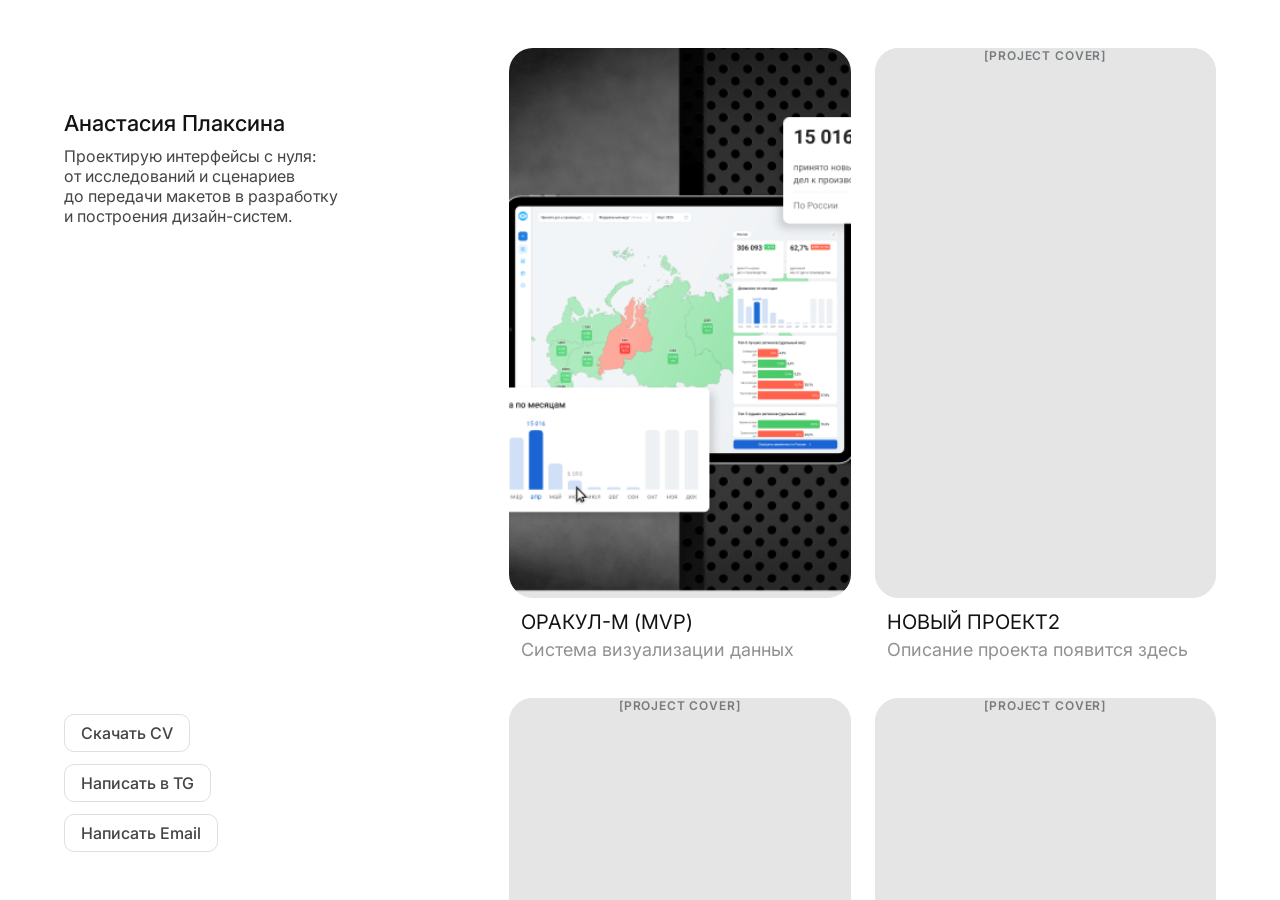
<file: index.html>
<!doctype html>
<html lang="ru">
<head>
  <meta charset="utf-8">
  <meta name="viewport" content="width=device-width, initial-scale=1">
  <meta name="color-scheme" content="light">
  <title>Анастасия Плаксина — продуктовый дизайнер</title>
  <meta name="description" content="Портфолио Анастасии Плаксиной: продуктовый дизайн, исследования и дизайн-системы.">
  <link rel="stylesheet" href="styles.css">
  <script src="script.js" defer></script>
  <link rel="preconnect" href="https://fonts.googleapis.com">
<link rel="preconnect" href="https://fonts.gstatic.com" crossorigin>
<link href="https://fonts.googleapis.com/css2?family=Inter:wght@400;500;600&display=swap" rel="stylesheet">
</head>
<body>
  <div class="page">
    <aside class="sidebar" aria-label="Информация об авторе">
  <div class="sidebar__header">
    <!-- Кнопка есть, но невидима — занимает то же место, что и на странице кейса -->
    <a class="pill pill--back pill--back--ghost"
       href="index.html" aria-hidden="true" tabindex="-1">← К кейсам</a>

    <div class="profile" id="about">
      <h1 class="profile__name">Анастасия Плаксина</h1>
      <p class="profile__description">
        Проектирую интерфейсы с нуля:<br>
        от исследований и сценариев<br>
        до передачи макетов в разработку<br>
        и построения дизайн-систем.
      </p>
    </div>
  </div>

  <nav class="navigation" aria-label="Контакты">
    <button class="pill" type="button" data-contact="cv">Скачать CV</button>
    <a class="pill" href="https://t.me/ap_plaksina" target="_blank" rel="noopener">Написать в TG</a>
    <a class="pill" href="mailto:ap.plaksina@mail.ru">Написать Email</a>
  </nav>
</aside>

    <main class="content" id="projects" aria-label="Проекты">
      <div class="projects-grid">
        <a class="project-card" href="case.html" aria-label="Открыть кейс ОРАКУЛ-М">
  <div class="project-card__cover">
    <img class="project-card__image" src="images/oracul/oracul_cover.png" alt="Обложка кейса ОРАКУЛ-М">
    <span class="project-card__arrow" aria-hidden="true">↗</span>
  </div>
  <div class="project-card__details">
    <div class="project-card__heading">
      <h2 class="project-card__title">ОРАКУЛ-М (MVP)</h2>
    </div>
    <p class="project-card__description">Система визуализации данных</p>
  </div>
</a>

        <article class="project-card project-card--upcoming" aria-label="Будущий проект 2">
          <div class="project-card__cover">
            <div class="placeholder project-card__image" role="img" aria-label="Место для обложки проекта">[PROJECT COVER]</div>
          </div>
          <div class="project-card__details">
            <div class="project-card__heading">
              <h2 class="project-card__title">Новый проект2</h2>
             </div>
            <p class="project-card__description">Описание проекта появится здесь</p>
             </div>
        </article>

        <article class="project-card project-card--upcoming" aria-label="Будущий проект 3">
          <div class="project-card__cover">
            <div class="placeholder project-card__image" role="img" aria-label="Место для обложки проекта">[PROJECT COVER]</div>
          </div>
          <div class="project-card__details">
            <div class="project-card__heading">
              <h2 class="project-card__title">Новый проект3</h2>
             </div>
            <p class="project-card__description">Описание проекта появится здесь</p>
          </div>
        </article>
        <article class="project-card project-card--upcoming" aria-label="Будущий проект 4">
          <div class="project-card__cover">
            <div class="placeholder project-card__image" role="img" aria-label="Место для обложки проекта">[PROJECT COVER]</div>
          </div>
          <div class="project-card__details">
            <div class="project-card__heading">
              <h2 class="project-card__title">Новый проект4</h2>
             </div>
            <p class="project-card__description">Описание проекта появится здесь</p>
             </div>
         </article>
      </div>
    </main>
  </div>

  <div class="notice" id="contact-notice" role="status" aria-live="polite" hidden></div>
</body>
</html>
</file>
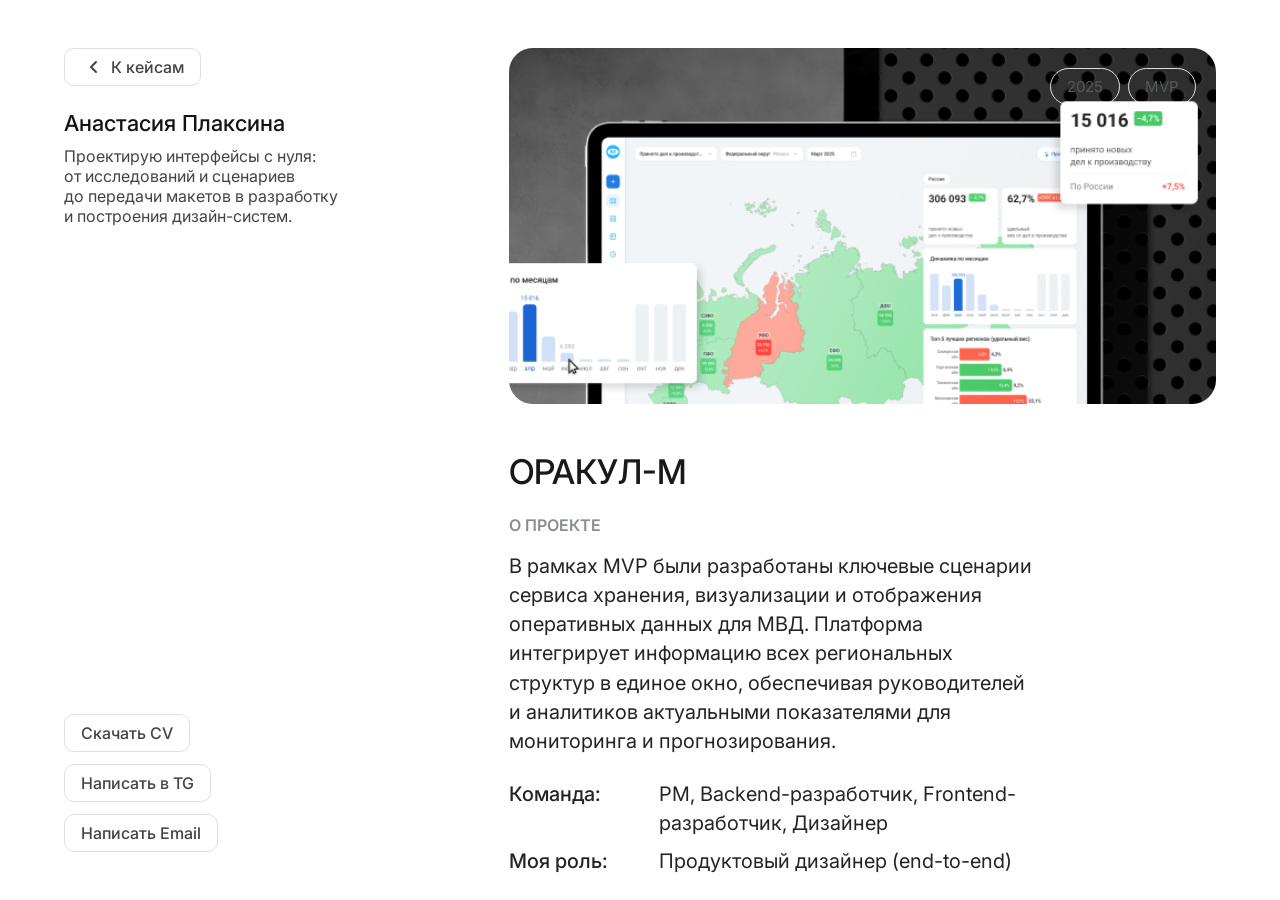
<file: case.html>
<!doctype html>
<html lang="ru">
<head>
  <meta charset="utf-8">
  <meta name="viewport" content="width=device-width, initial-scale=1">
  <meta name="color-scheme" content="light">
  <title>ОРАКУЛ-М — кейс Анастасии Плаксиной</title>
  <meta name="description" content="Кейс ОРАКУЛ-М: исследование, сценарии, проектирование и проверка MVP системы визуализации данных.">
  <link rel="stylesheet" href="styles.css">
  <link rel="preconnect" href="https://fonts.googleapis.com">
  <link rel="preconnect" href="https://fonts.gstatic.com" crossorigin>
  <link href="https://fonts.googleapis.com/css2?family=Inter:wght@400;500;600&display=swap" rel="stylesheet">
  <script src="script.js" defer></script>
</head>
<body>
  <div class="page">
    <aside class="sidebar" aria-label="Информация об авторе">
      <div class="sidebar__header">
        <a class="pill pill--back" href="index.html">
  <img class="pill__icon" src="icons/chevron-left.svg" alt="" aria-hidden="true">
  К кейсам
</a>

        <div class="profile" id="about">
          <h1 class="profile__name">Анастасия Плаксина</h1>
          <p class="profile__description">
            Проектирую интерфейсы с нуля:<br>
            от исследований и сценариев<br>
            до передачи макетов в разработку<br>
            и построения дизайн-систем.
          </p>
        </div>
      </div>

      <nav class="navigation" aria-label="Контакты">
        <button class="pill" type="button" data-contact="cv">Скачать CV</button>
        <a class="pill" href="https://t.me/ap_plaksina" target="_blank" rel="noopener">Написать в TG</a>
        <a class="pill" href="mailto:ap.plaksina@mail.ru">Написать Email</a>
      </nav>
    </aside>

    <main class="content case-content" id="case">
      <article class="case">
       <div class="case__hero" role="img" aria-label="Главная иллюстрация проекта ОРАКУЛ-М">
  <img class="case__hero-img" src="images/oracul/oracul_main.png" alt="Интерфейс системы ОРАКУЛ-М">
  <div class="case__hero-tags" aria-hidden="true">
    <span class="hero-tag">2025</span>
    <span class="hero-tag">MVP</span>
  </div>
</div>

        <header class="case__header">
          <h1 class="case__title">ОРАКУЛ-М</h1>
        </header>

        <section class="case-section" aria-labelledby="about-project">
          <h2 class="section-label" id="about-project">О проекте</h2>
          <p>
            В рамках MVP были разработаны ключевые сценарии сервиса хранения,
            визуализации и отображения оперативных данных для МВД.
            Платформа интегрирует информацию всех региональных структур в единое
            окно, обеспечивая руководителей и аналитиков актуальными показателями
            для мониторинга и прогнозирования.
          </p>
          <dl class="case-facts">
            <div>
              <dt>Команда:</dt>
              <dd>PM, Backend-разработчик, Frontend-разработчик, Дизайнер</dd>
            </div>
            <div>
              <dt>Моя роль:</dt>
              <dd>Продуктовый дизайнер (end-to-end)</dd>
            </div>
          </dl>
        </section>

        <section class="case-section" aria-labelledby="problem">
          <h2 class="section-label" id="problem">Проблема и задача</h2>
          <ul class="case-list">
            <li>
              Данные собирались в виде таблиц — около 50 показателей по каждому региону.
              Формально информация была полной, но, чтобы понять, кто растёт, а кто
              проседает, приходилось вручную сопоставлять данные и строить графики
              для отчётов.
            </li>
            <li>
              Нужен был инструмент, который соберёт их в единую визуальную среду.
              Так возникла задача спроектировать систему для мониторинга показателей,
              сравнительного анализа региональных подразделений и прогнозирования их эффективности.
            </li>
          </ul>
        </section>

        <section class="case-section" aria-labelledby="interviews">
          <h2 class="section-label" id="interviews">Интервью</h2>
          <p>
            Чтобы понять реальные потребности, я провела 4 интервью
            с представителями заказчика. Сопоставив их ответы с предоставленными
            данными — региональными таблицами и отчётами аналитиков, — выделила
            ключевые инсайты.
          </p>

         <div class="collapsible" data-collapsible>
  <div class="collapsible__content" data-collapsible-content>
    <div class="note-list">
            <div class="note">
              <h3>Инсайт 1. Загрузка и валидация документов</h3>
              <p>
                Исходные таблицы иногда содержат пропуски или ошибки. Заказчикам
                критически важно понимать, какие строки требуют внимания, и отсекать
                некорректные данные до формирования отчётов. При массовом обновлении
                нескольких таблиц время проверки возрастает.
              </p>
            </div>
            <div class="note">
              <h3>Инсайт 2. Тренд важнее абсолютного значения</h3>
              <p>
                Основная ценность — динамика показателя относительно аналогичного
                периода прошлого года, а также положение региона на фоне общей
                динамики по России.
              </p>
            </div>
            <div class="note">
              <h3>Инсайт 3. Рост показателя не всегда означает улучшение</h3>
              <p>
                Показатели различаются по желаемому направлению: для одних рост
                означает улучшение, для других — ухудшение.
              </p>
            </div>
            <div class="note">
              <h3>Инсайт 4. Иерархическое мышление</h3>
              <p>
                Заказчик оценивает ситуацию от общего к частному: сначала в стране
                в целом, затем в федеральном округе и только потом в конкретном регионе.
              </p>
            </div>
            <div class="note">
              <h3>Инсайт 5. Прогноз необходим для планирования</h3>
              <p>
                Заказчик хочет видеть не только текущие данные, но и прогнозные
                значения на конец года, чтобы заранее принимать решения.
              </p>
            </div>
           </div>
  </div>

  <button class="collapsible__toggle" type="button" data-collapsible-toggle>
    <span class="collapsible__toggle-text collapsible__toggle-text--closed">Смотреть все</span>
    <span class="collapsible__toggle-text collapsible__toggle-text--open">Свернуть все</span>
    <img class="collapsible__toggle-icon" src="icons/chevron-down.svg" alt="" aria-hidden="true">
  </button>
</div>
        </section>

        <section class="case-section" aria-labelledby="user-flow">
          <h2 class="section-label" id="user-flow">Анализ и создание User Flow</h2>
          <p>
            На основе инсайтов интервью сформулировала Job Story, которые стали
            основой для проектирования User Flow и первой версии продукта.
          </p>

         <div class="collapsible" data-collapsible>
  <div class="collapsible__content" data-collapsible-content>
    <div class="note-list">
            <div class="note note--story">
              <h3>Story 1</h3>
              <p>
                Когда я обновляю данные в системе, я хочу, чтобы ошибки выявлялись
                до попадания в базу, чтобы итоговые отчёты оставались достоверными.
              </p>
            </div>
            <div class="note note--story">
              <h3>Story 2</h3>
              <p>
                Когда мне необходимо одновременно обновить данные по всей стране,
                я хочу загрузить подготовленные файлы одним потоком, чтобы не
                повторять одни и те же действия для каждого региона.
              </p>
            </div>
            <div class="note note--story">
              <h3>Story 3</h3>
              <p>
                Когда мне нужно оценить распределение показателей по округам
                и регионам, я хочу видеть все территории одновременно, чтобы быстро
                определять положительные и отрицательные тренды.
              </p>
            </div>
            <div class="note note--story">
              <h3>Story 4</h3>
              <p>
                Когда мне нужно понять ситуацию в конкретном регионе, я хочу
                сравнить динамику показателя с прошлым годом и динамикой по России.
              </p>
            </div>
            <div class="note note--story">
              <h3>Story 5</h3>
              <p>
                Когда мне нужно проверить конкретные показатели, я хочу видеть
                данные в привычной табличной форме и сужать выборку по показателю,
                региону и периоду.
              </p>
            </div>
          </div>
  </div>

  <button class="collapsible__toggle" type="button" data-collapsible-toggle>
    <span class="collapsible__toggle-text collapsible__toggle-text--closed">Смотреть все</span>
    <span class="collapsible__toggle-text collapsible__toggle-text--open">Свернуть все</span>
    <img class="collapsible__toggle-icon" src="icons/chevron-down.svg" alt="" aria-hidden="true">
  </button>
</div>

          <div class="placeholder case__flow" role="img" aria-label="Место для схемы пользовательского сценария">
            <span>[USER FLOW]</span>
          </div>
        </section>

        <section class="case-section" aria-labelledby="testing">
          <h2 class="section-label" id="testing">Первая итерация и юзабилити-тестирование</h2>
          <p>
            Чтобы проверить логику пользовательского пути и корректность решений,
            было проведено юзабилити-тестирование на кликабельном прототипе.
            Фокус первой итерации — основные сценарии работы с картой.
          </p>

          <div class="collapsible" data-collapsible>
  <div class="collapsible__content" data-collapsible-content>
    <div class="testing-panel">

            <!-- Гипотеза 1 -->
            <article class="hypothesis">
              <header class="hypothesis__header">
                <h3 class="hypothesis__title">Гипотеза 1</h3>
                <span class="hypothesis__badge">Подтверждена частично</span>
              </header>
              <div class="hypothesis__body">
                <div class="hypothesis__block">
                  <p>
                    Если кнопка загрузки данных расположена в сайдбаре и имеет подсказку «Загрузить данные», то будущие пользователи при первом прохождении сценария самостоятельно найдут её и будут воспринимать как основной способ загрузки файлов
                  </p>
                  <p>Гипотеза подтверждается, если не менее 4 из 5 участников:
                  </p>
                  <ul class="hypothesis__list">
    <li>без подсказки модератора находят кнопку;</li>
    <li>кликают по «Загрузить данные» первым целевым кликом;</li>
    <li>не пытаются искать загрузку в других местах дольше 10с.</li>
  </ul>
                </div>
                <div class="insight">
                  <h4 class="insight__title">Инсайт</h4>
                  <p>Всё‑таки определённые задержки при поиске кнопки на прототипе были и было принято решение перенести кнопку в верхнюю часть сайдбара, в результате удалось улучшить time to first click</p>
                </div>
              </div>
            </article>

            <!-- Гипотеза 2 -->
            <article class="hypothesis">
              <header class="hypothesis__header">
                <h3 class="hypothesis__title">Гипотеза 2</h3>
                <span class="hypothesis__badge">Подтверждена</span>
              </header>
              <div class="hypothesis__body">
                <div class="hypothesis__block">
                  <p>
                    Если после загрузки система показывает список файлов со статусами валидации, цветовой индикацией и краткой причиной ошибки, то пользователи смогут безошибочно определить, какие файлы прошли валидацию, какие содержат ошибки и что делать дальше
                  </p>
                   <p>Гипотеза подтверждается, если не менее 4 из 5 участников:</p>
                  <ul class="hypothesis__list">
    <li>правильно классифицируют успешные и ошибочные файлы;</li>
    <li>корректно называют причину ошибки;</li>
    <li>корректно называют следующий шаг;</li>
    <li>не путают статусы между собой.</li>
  </ul>
                </div>
                </article>

            <!-- Гипотеза 3 -->
            <article class="hypothesis">
              <header class="hypothesis__header">
                <h3 class="hypothesis__title">Гипотеза 3</h3>
                <span class="hypothesis__badge">Подтверждена</span>
              </header>
              <div class="hypothesis__body">
                <div class="hypothesis__block">
                  <p>
                   Если на карте регионы окрашиваются в соответствии с динамикой показателя (улучшение показателя — зелёный, ухудшение — красный) и сопровождается легендой, то пользователи после краткого знакомства смогут без подсказок модератора правильно определить, на каких территориях показатели улучшились, а на каких — ухудшились.
                  </p>
                   <p>Гипотеза подтверждается, если не менее 4 из 5 участников:
</p>
                 <ul class="hypothesis__list">
    <li>правильно классифицируют территории как «улучшение» или «ухудшение»;</li>
    <li>верно объясняют, что означают зелёный и красный цвета;</li>
    <li>не нуждаются в подсказке модератора.</li>
  </ul>
            </div>
            </article>

            <!-- Гипотеза 4 -->
            <article class="hypothesis">
              <header class="hypothesis__header">
                <h3 class="hypothesis__title">Гипотеза 4</h3>
                <span class="hypothesis__badge">Подтверждена</span>
              </header>
              <div class="hypothesis__body">
                <div class="hypothesis__block">
                  <p>
                    Если в карточке показателя одновременно отобразить абсолютное значение, отклонение к АППГ и отклонение к АППГ по России в целом, то пользователи смогут правильно квалифицировать локальную динамику (рост/падение) в регионе и корректно оценить аномальность этого тренда на фоне общероссийской ситуации, не переключаясь на другие экраны
                  </p>
                  <p>Гипотеза подтверждается, если не менее 4 из 5 участников:
</p>
                  <ul class="hypothesis__list">
    <li>ни один участник не путает рост и падение;</li>
    <li>участники правильно соотносят локальную динамику с общероссийской;</li>
    <li>не нуждаются в подсказке модератора.</li>
  </ul>
                </div>
                <div class="insight">
                  <h4 class="insight__title">Инсайт</h4>
                  <p>В исходном прототипе мы использовали иконки стрелок (↑ / ↓) рядом с цифрами динамики. Они создали сильный когнитивный конфликт:
Во-первых, пользователи ассоциировали стрелку «вверх» с «хорошо», а «вниз» — с «плохо», хотя в нашем интерфейсе за качественную оценку отвечал цвет, а стрелка означала лишь физическое направление движения числа.
Во-вторых, наличие одновременно двух стрелок (по региону и по России) заставляло пользователей тратить лишнее время на попытки синхронизировать эти два символа, что нарушало сценарий «мгновенной аналитики».</p>
                </div>
              </div>
            </article>

            
            <!-- Гипотеза 5 -->
            <article class="hypothesis">
              <header class="hypothesis__header">
                <h3 class="hypothesis__title">Гипотеза 5</h3>
              </header>
              <div class="hypothesis__body">
                <div class="hypothesis__block">
                  <p>
                    Если в интерфейсе карты одновременно и явно доступны два способа навигации:

поиск/выбор региона из выпадающего списка,

кликабельная иерархическая цепочка «Россия → ФО → Регион»,

то при выполнении типовых задач:

найти конкретный регион по названию,

перейти к региону в рамках анализа федерального округа,

пользователи смогут находить нужный регион с первой попытки, выбирая способ, соответствующий задаче, без подсказок модератора и без перехода на другие экраны.
                  </p>
                   <p>Гипотеза подтверждается, если не менее 4 из 5 участников:</p>
                  <ul class="hypothesis__list">
    <li>находят правильный регион в 5 из 5 предложенных задач;</li>
    <li>в задачах «найти по названию» используют поиск/выпадающий список, а в задачах «анализ» — цепочку перехода по иерархии;</li>
    <li>никто не нуждается в подсказке модератора.</li>
  </ul> 
                </div>
                <div class="insight">
                  <h4 class="insight__title">Инсайт</h4>
                  <p>Выявленный дефект: В нескольких случаях пользователи искали кнопку “Сбросить”, чтобы вернуться к карте России. Также возникала путаница при переходе задачи от одного ФО к другому.</p>
                                 </div>
              </div>
            </article>

                      <!-- Гипотеза 6 -->
            <article class="hypothesis">
              <header class="hypothesis__header">
                <h3 class="hypothesis__title">Гипотеза 6</h3>
              </header>
              <div class="hypothesis__body">
                <div class="hypothesis__block">
                  <p>
                    Если при переключении в режим прогноза интерфейс явно меняется: цветовая схема, маркер «Прогноз» на карточках и легенда с пояснением, — то пользователи смогут без подсказок модератора правильно определить, что сейчас отображаются прогнозные, а не фактические данные.
                  </p>
                  <p>Гипотеза подтверждается, если не менее 4 из 5 участников:</p>
                  <ul class="hypothesis__list">
    <li>без подсказки модератора правильно называют текущий режим («Прогноз»).</li>
  </ul>
                 
              </div>
            </article>

          </div>
  </div>

  <button class="collapsible__toggle" type="button" data-collapsible-toggle>
    <span class="collapsible__toggle-text collapsible__toggle-text--closed">Смотреть все</span>
    <span class="collapsible__toggle-text collapsible__toggle-text--open">Свернуть все</span>
    <img class="collapsible__toggle-icon" src="icons/chevron-down.svg" alt="" aria-hidden="true">
  </button>
</div>
        </section>

        <section class="case-section" aria-labelledby="mockups">
          <h2 class="section-label" id="mockups">Макеты</h2>

          <div class="gallery" data-gallery>
            <div class="gallery__stage placeholder" role="img" aria-label="Место для макета интерфейса">
              <span class="gallery__image-label" data-gallery-label>[MOCKUP 1]</span>
              <button class="icon-button gallery__expand" type="button" data-gallery-open aria-label="Открыть макет на весь экран">⛶</button>
              <button class="icon-button gallery__previous" type="button" data-gallery-previous aria-label="Предыдущий макет">‹</button>
              <button class="icon-button gallery__next" type="button" data-gallery-next aria-label="Следующий макет">›</button>
              <div class="gallery__dots" data-gallery-dots aria-label="Выбор макета"></div>
            </div>
            <p class="gallery__caption" data-gallery-caption>Главный экран проекта</p>
          </div>
        </section>

        <section class="case-section case-section--last" aria-labelledby="result">
          <h2 class="section-label" id="result">Результат</h2>
          <p>
            В рамках MVP были разработаны ключевые сценарии сервиса хранения,
            визуализации и отображения оперативных данных. Платформа объединяет
            информацию региональных структур в одном интерфейсе для мониторинга
            и прогнозирования.
          </p>
          <dl class="result-facts">
            <div>
              <dt>Статус:</dt>
              <dd>
                На стадии внедрения. Количественные метрики ещё не накоплены.
                Получена положительная обратная связь от заказчика об уменьшении
                времени на оценку и составление отчётов.
              </dd>
            </div>
            <div>
              <dt>Что дальше:</dt>
              <dd>
                <ul class="case-list">
                  <li>Сбор метрик для выявления узких мест интерфейса.</li>
                  <li>Внедрение ролей с разными уровнями доступа.</li>
                  <li>Персонализация дашборда и сохранение пользовательских экранов.</li>
                </ul>
              </dd>
            </div>
          </dl>
        </section>
      </article>
    </main>
  </div>

  <dialog class="lightbox" data-lightbox aria-label="Просмотр макета">
    <div class="lightbox__inner">
      <button class="icon-button lightbox__close" type="button" data-lightbox-close aria-label="Закрыть просмотр">×</button>
      <div class="placeholder lightbox__image" role="img" aria-label="Место для увеличенного макета">
        <span data-lightbox-label>[MOCKUP 1]</span>
      </div>
      <p class="lightbox__caption" data-lightbox-caption>Главный экран проекта</p>
    </div>
  </dialog>

  <div class="notice" id="contact-notice" role="status" aria-live="polite" hidden></div>
</body>
</html>
</file>
<file: styles.css>
/* ============================================================
   СОДЕРЖАНИЕ
   ------------------------------------------------------------
   1. Переменные (:root)
   2. Сброс и базовая типографика
   3. Общая сетка страницы (.page)
   4. Левая колонка (.sidebar)
   5. Профиль (имя + описание)
   6. Кнопки (.pill)
   7. Правая колонка контента (.content)
   8. Сетка карточек кейсов (.projects-grid, .project-card)
   9. Страница кейса (.case)
  10. Адаптив и предпочтения пользователя
   ============================================================ */


/* ============================================================
   1. ПЕРЕМЕННЫЕ
   ============================================================ */
:root {
  /* ===== ЦВЕТА ===== */
  --color-background: #ffffff;
  --color-text: #242424;
  --color-secondary: #62676b;
  --color-muted: #898d90;
  --color-border: #dddddd;
  --color-surface: #f3f4f5;
  --color-placeholder: #e5e5e5;
  --color-placeholder-text: #777b7e;
  --color-primary: #191919;
  --color-primary-hover: #393939;
  --color-accent: #405e9b;
  --color-focus: #4669c9;
  --color-dark-panel: #292929;
  --color-dark-card: #3a3a3a;
  --color-dark-text: #eeeeee;
  --color-success: #d8fff0;
  --color-success-text: #175b47;

  /* Цвета для блоков гипотез и инсайтов */
  --color-badge-text: #18A44B;
  --color-badge-bg: rgba(24, 164, 75, 0.05);
  --color-hypothesis-block-bg: rgba(0, 0, 0, 0.05);
  --color-insight-title: #D21F18;
  --color-insight-bg: rgba(221, 43, 36, 0.05);

  /* Цвета для кнопок */
  --color-pill-border: #DFE0DC;
  --color-pill-text: #444444;
  --color-pill-fill: #DFE0DC;

  /* ===== ШРИФТЫ ===== */
  --font-main: Arial, Helvetica, sans-serif;
  --font-ui: 'Inter', Arial, Helvetica, sans-serif;
  --font-size-body: 20px;
  --font-size-small: 15px;

  /* ===== СЕТКА И ОТСТУПЫ ===== */
  --space-page-top: 48px;
  --space-page-x: 64px;
  --space-sidebar: 421px;
  --space-columns: 24px;
  --space-card-gap: 24px;

  --radius-small: 10px;
  --radius-medium: 14px;
  --radius-large: 20px;
  --radius-pill: 10px;

  --transition-fast: 220ms cubic-bezier(0.2, 0.7, 0.2, 1);
  --transition-medium: 280ms cubic-bezier(0.2, 0.7, 0.2, 1);
}


/* ============================================================
   2. СБРОС И БАЗОВАЯ ТИПОГРАФИКА
   ============================================================ */
* {
  box-sizing: border-box;
}

html {
  height: 100%;
}

body {
  min-width: 1120px;
  height: 100%;
  margin: 0;
  overflow: hidden;
  background: var(--color-background);
  color: var(--color-text);
font-family: var(--font-ui);
  -webkit-font-smoothing: antialiased;
  text-wrap: pretty;
}

button,
a {
  -webkit-tap-highlight-color: transparent;
}

button {
  font: inherit;
}

a {
  color: inherit;
}

:focus-visible {
  outline: 3px solid var(--color-focus);
  outline-offset: 4px;
}


/* ============================================================
   3. ОБЩАЯ СЕТКА СТРАНИЦЫ
   ============================================================ */
.page {
  display: grid;
  grid-template-columns: var(--space-sidebar) minmax(0, 1fr);
  gap: var(--space-columns);
  width: 100%;
  height: 100vh;
  height: 100dvh;
  padding: 0 var(--space-page-x) 0;
}


/* ============================================================
   4. ЛЕВАЯ КОЛОНКА
   ============================================================ */
.sidebar {
  display: flex;
  flex-direction: column;
  justify-content: space-between;
  min-width: 0;
  min-height: 0;
  padding-top: var(--space-page-top);    
  padding-bottom: 48px;
}


/* ============================================================
   5. ПРОФИЛЬ (ИМЯ + ОПИСАНИЕ)
   ============================================================ */

/* Стек по вертикали: кнопка сверху, профиль снизу, зазор 24px. */
.sidebar__header {
  display: flex;
  flex-direction: column;
  align-items: flex-start;
  gap: 24px;
}

.pill--back {
  /* пусто — оставляем для явности */
  gap: 6px;
  height: 38px;
  padding: 6px 16px 6px 12px;

}
/* Иконка внутри кнопки «К кейсам» — 24×24, не сжимается. */
.pill--back .pill__icon {
  display: block;
  width: 24px;
  height: 24px;
  flex: none;
}

/* Призрачная кнопка для главной страницы. */
.pill--back--ghost {
  visibility: hidden;
  pointer-events: none;
}

.profile {
  scroll-margin-top: 24px;
}

.placeholder {
  display: flex;
  align-items: center;
  justify-content: center;
  overflow: hidden;
  background: var(--color-placeholder);
  color: var(--color-placeholder-text);
  font-size: 12px;
  font-weight: 600;
  letter-spacing: 0.07em;
  text-align: center;
}

.profile__photo {
  width: 56px;
  height: 56px;
  border-radius: var(--radius-small);
}

.profile__photo span {
  font-size: 9px;
  letter-spacing: 0;
}

/* Имя — Inter Medium 22 / auto, цвет #141213 */
.profile__name {
  margin: 0 0 10px;
  font-family: var(--font-ui);
  font-size: 22px;
  font-weight: 500;
  line-height: normal;
  color: #141213;
}

/* Описание — Inter Regular 16 / 20, цвет #444444 */
.profile__description {
  margin: 0;
  color: #444444;
  font-family: var(--font-ui);
  font-size: 16px;
  font-weight: 400;
  line-height: 20px;
}


/* ============================================================
   6. КНОПКИ (.pill)
   ============================================================ */
.navigation {
  display: flex;
  flex-direction: column;
  align-items: flex-start;
  gap: 12px;
}

.pill {
  position: relative;
  display: inline-flex;
  align-items: center;
  justify-content: center;
  padding: 8px 16px;
  border: 1px solid var(--color-pill-border);
  border-radius: var(--radius-pill);
  background: linear-gradient(var(--color-pill-fill), var(--color-pill-fill)) no-repeat 0 0;
  background-size: 0% 100%;
  color: var(--color-pill-text);
  font-family: var(--font-ui);
  font-size: 16px;
  font-weight: 500;
  line-height: 20px;
  text-decoration: none;
  white-space: nowrap;
  cursor: pointer;
  transition:
    background-size 0.45s cubic-bezier(0.65, 0, 0.35, 1),
    border-radius 0.3s ease,
    color 0.3s ease,
    border-color 0.3s ease;
}

.pill:hover {
  background-size: 100% 100%;
  border-radius: 0;
  color: #141213;
  border-color: var(--color-pill-fill);
}

.pill:active {
  /* при нажатии ничего дополнительно не делаем */
}


/* ============================================================
   7. ПРАВАЯ КОЛОНКА КОНТЕНТА
   ============================================================ */
.content {
  min-width: 0;
  min-height: 0;
  overflow-x: hidden;
  overflow-y: auto;
  overscroll-behavior-y: contain;
  scrollbar-width: none;
}

.content::-webkit-scrollbar {
  width: 0;
  height: 0;
  display: none;
}


/* ============================================================
   8. СЕТКА КАРТОЧЕК КЕЙСОВ
   ============================================================ */
.projects-grid {
  display: grid;
  grid-template-columns: repeat(2, minmax(0, 1fr));
  gap: var(--space-card-gap);
  padding-top: var(--space-page-top);   /* ← добавили */
  padding-bottom: 24px;
}

.project-card {
  display: block;
  min-width: 0;
  border-radius: var(--radius-large);
  color: inherit;
  text-decoration: none;
}

a.project-card {
  cursor: pointer;
}

.project-card__cover {
  position: relative;
  overflow: hidden;
  height: min(550px, calc((100vh - 72px) / 1.125 - 76px));
  border-radius: 24px;
  background: var(--color-placeholder);
  transition: border-radius var(--transition-medium);
}

a.project-card:hover .project-card__cover {
  border-radius: 0;
}

.project-card__image {
  width: 100%;
  height: 100%;
  display: block;
  object-fit: cover;              /* картинка обрезается по размеру обложки */
  object-position: center;
  transition: transform var(--transition-medium);
}

a.project-card:hover .project-card__image {
  transform: scale(1.045);
}

.project-card__details {
  display: flex;
  flex-direction: column;
  gap: 4px;
  padding: 12px;
}

.project-card__heading {
  display: block;
}

/* Название кейса */
.project-card__title {
  margin: 0;
  font-family: var(--font-ui);
  font-size: 20px;
  font-weight: 400;
  line-height: 24px;
  text-transform: uppercase;
  color: #141213;
  transition: color var(--transition-fast);
}

/* Описание кейса */
.project-card__description {
  margin: 0;
  color: #919191;
  font-family: var(--font-ui);
  font-size: 18px;
  font-weight: 400;
  line-height: 24px;
}


/* ============================================================
   9. СТРАНИЦА КЕЙСА
   ============================================================ */
.case {
  --text-width: 75%;
  padding-top: var(--space-page-top);    
  padding-bottom: 80px;
}

/* Текстовые блоки — 75% ширины */
.case__title,
.case-section > p,
.case-section > .case-list,
.case-section > .case-facts,
.case-section > .result-facts,
.case-section > .collapsible,
.case-section > .note-list,
.case-section > .testing-panel,
.case-section > .section-label,
.lightbox__caption {
  max-width: var(--text-width);
}

/* Превью-блоки — на всю ширину */
.case__hero,
.case__flow,
.gallery,
.gallery__caption,
 {
  max-width: 100%;
}

/* ===== Верхняя обложка ===== */
.case__hero {
  position: relative;
  width: 100%;
  height: 356px;
  border-radius: 24px;             /* было var(--radius-large) = 20px */
  background: #dedede;             /* заглушка, пока грузится картинка */
  overflow: hidden;                /* обрезаем картинку по скруглению */
}

/* Главная картинка кейса */
.case__hero-img {
  display: block;
  width: 100%;
  height: 100%;
  object-fit: cover;
  object-position: center;
}

.case__hero-tags {
  position: absolute;
  top: 20px;
  right: 20px;
  display: flex;
  gap: 8px;
}

.hero-tag {
  padding: 8px 16px;
  border: 1px solid rgb(255 255 255 / 85%);
  border-radius: 999px;
  color: #565a5d;
  font-size: 15px;
  font-weight: 400;
  letter-spacing: 0;
}

/* ===== Шапка с названием кейса ===== */
.case__header {
  margin: 48px 0 24px;
}

.case__title {
  margin: 0;
  color: var(--color-primary);
  font-size: 34px;
  font-weight: 500;
  line-height: 1.15;
}

/* ===== Секции кейса ===== */
.case-section {
  margin-top: 48px;
  font-size: var(--font-size-body);
  line-height: 1.46;
}

.case__header + .case-section {
  margin-top: 0;
}

.case-section--last {
  margin-bottom: 0;
}

.case-section p {
  margin: 0 0 20px;
}

.section-label {
  margin: 0 0 16px;
  color: var(--color-muted);
  font-size: 16px;
  font-weight: 600;
  line-height: 1.3;
  text-transform: uppercase;
}

/* ===== Факты ===== */
.case-facts,
.result-facts {
  margin: 24px 0 0;
}

.case-facts > div,
.result-facts > div {
  display: grid;
  grid-template-columns: 138px minmax(0, 1fr);
  gap: 12px;
  margin-top: 8px;
}

.case-facts dt,
.result-facts dt {
  font-weight: 500;
}

.case-facts dd,
.result-facts dd {
  margin: 0;
}

/* ===== Списки ===== */
.case-list {
  margin: 0;
  padding-left: 32px;
}

.case-list li {
  padding-left: 0;
  margin-bottom: 12px;
}

.case-list li:last-child {
  margin-bottom: 0;
}

/* ============================================================
   ИНСАЙТЫ И СТОРИС (карточки .note)
   ============================================================ */
.note-list {
  display: grid;
  gap: 16px;
}

.note {
  padding: 20px;
  border-radius: var(--radius-medium);
  background: var(--color-surface);
}

/* Заголовки ИНСАЙТ N и Story N — Inter SemiBold 16/1.3, uppercase */
.note h3 {
  margin: 0 0 12px;
  color: #95999d;
  font-family: var(--font-ui);
  font-size: 16px;
  font-weight: 500;
  letter-spacing: 0.02em;
  line-height: normal;
  text-transform: uppercase;
}

.note p {
  margin: 0;
  font-family: var(--font-ui);
  font-size: 20px;
  font-weight: 400;
  line-height: 1.46;
}

.note--story p {
  color: #30374e;
}

/* ===== Блок User Flow ===== */
.case__flow {
  width: 100%;
  height: 530px;
  margin-top: 48px;
  border: 1px solid #dedede;
  border-radius: var(--radius-medium);
  background: #f0f0f0;
}

/* ============================================================
   БЛОК ГИПОТЕЗ
   Внешний контейнер — просто вертикальный стек.
   ============================================================ */
.testing-panel {
  display: flex;
  flex-direction: column;
  gap: 16px;
}

/* ============================================================
   КАРТОЧКА ГИПОТЕЗЫ
   Шапка (ГИПОТЕЗА N + бейдж) + тело (блок гипотезы + блок инсайта).
   ============================================================ */
.hypothesis {
  display: flex;
  flex-direction: column;
  gap: 16px;
  padding: 24px;
  border-radius: var(--radius-medium);
  background: rgba(0, 0, 0, 0.05);
  color: #242424;
}

/* Шапка: заголовок слева, бейдж справа */
.hypothesis__header {
  display: flex;
  align-items: center;
  justify-content: space-between;
  gap: 12px;
}

/* ГИПОТЕЗА N — как заголовки .note h3 (Инсайт, Story) */
.hypothesis__title {
  margin: 0;
  color: #95999d;
  font-family: var(--font-ui);
  font-size: 16px;
  font-weight: 600;
  letter-spacing: 0.02em;
  line-height: normal;
  text-transform: uppercase;
}

/* Бейдж со статусом */
.hypothesis__badge {
  display: inline-block;
  width: fit-content;
  padding: 4px 12px;
  border-radius: 12px;
  background: var(--color-badge-bg);
  color: var(--color-badge-text);
  font-size: 12px;
  font-weight: 600;
  text-transform: uppercase;
  white-space: nowrap;
}

/* Тело: блок гипотезы + блок инсайта, gap 16 */
.hypothesis__body {
  display: flex;
  flex-direction: column;
  gap: 16px;
}

/* Блок гипотезы: padding 20, gap 12, фон #000 5% */
.hypothesis__block {
  display: flex;
  flex-direction: column;
  gap: 12px;
  padding: 20px;
  border-radius: var(--radius-medium);
  background: var(--color-hypothesis-block-bg);
  color: #242424;
  font-family: var(--font-ui);
  font-size: 20px;
  font-weight: 400;
  line-height: 1.46;
}

.hypothesis__block p {
  margin: 0;
}
/* ============================================================
   СПИСКИ ВНУТРИ ГИПОТЕЗ
   Пункты с тире вместо стандартных буллитов.
   ============================================================ */
.hypothesis__list {
  margin: 0;
  padding-left: 0;
  list-style: none;
}

.hypothesis__list li {
  position: relative;
  padding-left: 24px;    /* место под тире */
  margin-bottom: 8px;
  font-family: var(--font-ui);
  font-size: 20px;
  font-weight: 400;
  line-height: 1.46;
  color: #242424;
}

.hypothesis__list li:last-child {
  margin-bottom: 0;
}

/* Тире перед каждым пунктом */
.hypothesis__list li::before {
  content: "—";
  position: absolute;
  left: 0;
  color: #242424;
}

/* Блок инсайта: заголовок ИНСАЙТ + текст, фон #DD2B24 5% */
.insight {
  display: flex;
  flex-direction: column;
  gap: 12px;
  padding: 20px;
  border-radius: var(--radius-medium);
  background: var(--color-insight-bg);
}

.insight__title {
  margin: 0;
  color: var(--color-insight-title);
  font-family: var(--font-ui);
  font-size: 16px;
  font-weight: 600;
  letter-spacing: 0.02em;
  line-height: normal;
  text-transform: uppercase;
}

.insight p {
  margin: 0;
  color: #242424;
  font-family: var(--font-ui);
  font-size: 20px;
  font-weight: 400;
  line-height: 1.46;
}
/* ============================================================
   СВОРАЧИВАЕМЫЕ БЛОКИ (Инсайты, Story, Гипотезы)
   По умолчанию показываем первые 470px контента,
   внизу — кнопка «Смотреть все» с градиентной подложкой.
   При развороте показываем всё, кнопка остаётся под контентом
   и меняет текст на «Свернуть все», иконка крутится.
   ============================================================ */

/* Обёртка — ширина текстового блока */
.collapsible {
  position: relative;
  max-width: var(--text-width);
}

/* Область контента: в свёрнутом виде ограничена 300px */
.collapsible__content {
  max-height: 300px;
  overflow: hidden;
  transition: max-height 0.4s ease-out;
}

/* В развёрнутом виде — показываем всё (значение с запасом) */
.collapsible.is-open .collapsible__content {
  max-height: 8000px;
}

/* ===== Кнопка «Смотреть все» / «Свернуть все» ===== */
.collapsible__toggle {
  position: relative;
  z-index: 1;
  display: flex;
  align-items: center;
  justify-content: center;
  gap: 8px;
  width: 100%;
  /* верхний padding 20px, остальные — 0 */
  padding: 20px 0 0;
  margin: -20px 0 0;    /* накладываемся на последние 20px контента */
  border: 0;
  background: linear-gradient(
    to bottom,
    rgba(255, 255, 255, 0) 0%,
    #ffffff 38%
  );
  color: #616161;
  font-family: var(--font-ui);
  font-size: 16px;
  font-weight: 500;
  line-height: 24px;
  cursor: pointer;
  transition: color 0.2s ease;
}

/* Ховер — цвет меняется на чёрный */
.collapsible__toggle:hover {
  color: #000000;
}

/* Иконка-шеврон */
.collapsible__toggle-icon {
  display: block;
  width: 16px;
  height: 16px;
  transition: transform 0.3s ease;
}

/* В развёрнутом состоянии иконка переворачивается */
.collapsible.is-open .collapsible__toggle-icon {
  transform: rotate(180deg);
}

/* Показываем нужный текст в зависимости от состояния */
.collapsible__toggle-text--open {
  display: none;
}
.collapsible.is-open .collapsible__toggle-text--closed {
  display: none;
}
.collapsible.is-open .collapsible__toggle-text--open {
  display: inline;
}

/* В развёрнутом виде кнопка встаёт в поток под контент —
   без наложения и без градиента */
.collapsible.is-open .collapsible__toggle {
  margin-top: 0;        
  background: transparent;
}

/* ============================================================
   ГАЛЕРЕЯ МАКЕТОВ
   ============================================================ */
.gallery__stage {
  position: relative;
  width: 100%;
  height: 445px;
  border-radius: var(--radius-medium);
  background: #dedede;
}

.gallery__image-label {
  pointer-events: none;
}

.icon-button {
  display: grid;
  width: 38px;
  height: 38px;
  place-items: center;
  padding: 0;
  border: 1px solid transparent;
  border-radius: 50%;
  background: rgb(255 255 255 / 70%);
  color: var(--color-accent);
  cursor: pointer;
  font-size: 27px;
  line-height: 1;
  transition:
    background-color var(--transition-fast),
    box-shadow var(--transition-fast),
    color var(--transition-fast),
    opacity var(--transition-fast),
    transform var(--transition-fast);
}

.icon-button:hover {
  background: #ffffff;
  box-shadow: 0 5px 14px rgb(0 0 0 / 15%);
  color: var(--color-primary);
  transform: scale(1.1);
}

.icon-button:active {
  transform: scale(0.95);
}

.gallery__expand,
.gallery__previous,
.gallery__next {
  position: absolute;
  z-index: 1;
}

.gallery__expand {
  top: 16px;
  right: 16px;
  font-size: 23px;
}

.gallery__previous {
  top: 50%;
  left: 16px;
  transform: translateY(-50%);
}

.gallery__next {
  top: 50%;
  right: 16px;
  transform: translateY(-50%);
}

.gallery__previous:hover,
.gallery__next:hover {
  transform: translateY(-50%) scale(1.1);
}

.gallery__previous:active,
.gallery__next:active {
  transform: translateY(-50%) scale(0.95);
}

.gallery__dots {
  position: absolute;
  bottom: 20px;
  left: 50%;
  display: flex;
  gap: 8px;
  transform: translateX(-50%);
}

.gallery__dot {
  width: 12px;
  height: 12px;
  padding: 0;
  border: 0;
  border-radius: 50%;
  background: #b8b8b8;
  cursor: pointer;
  transition:
    background-color var(--transition-fast),
    transform var(--transition-fast);
}

.gallery__dot:hover {
  background: var(--color-accent);
  transform: scale(1.25);
}

.gallery__dot[aria-current="true"] {
  background: #191919;
}

.gallery__caption {
  margin: 20px 0 0 !important;
  font-size: 19px;
  font-style: italic;
  text-align: center;
}

/* ===== Результат ===== */
.result-facts {
  margin-top: 20px;
}

.result-facts > div {
  margin-top: 20px;
}

.result-facts .case-list {
  padding-left: 32px;
}

/* ===== Лайтбокс ===== */
.lightbox {
  width: min(1100px, calc(100vw - 80px));
  max-width: none;
  max-height: calc(100vh - 80px);
  padding: 16px;
  border: 0;
  border-radius: var(--radius-large);
  background: #ffffff;
  box-shadow: 0 25px 80px rgb(0 0 0 / 20%);
}

.lightbox::backdrop {
  background: rgb(0 0 0 / 75%);
}

.lightbox__inner {
  position: relative;
}

.lightbox__close {
  position: absolute;
  z-index: 1;
  top: 12px;
  right: 12px;
  font-size: 29px;
}

.lightbox__image {
  min-height: 300px;
  height: min(70vh, 690px);
  border-radius: var(--radius-medium);
}

.lightbox__caption {
  margin: 16px 0 0;
  color: var(--color-secondary);
  font-size: 16px;
  text-align: center;
}

/* ===== Уведомление ===== */
.notice {
  position: fixed;
  z-index: 10;
  bottom: 24px;
  left: 24px;
  max-width: 340px;
  padding: 16px 20px;
  border-radius: var(--radius-medium);
  background: var(--color-primary);
  box-shadow: 0 10px 25px rgb(0 0 0 / 20%);
  color: #ffffff;
  font-size: 14px;
  line-height: 1.4;
}

.notice[hidden] {
  display: none;
}


/* ============================================================
   10. АДАПТИВ И ПРЕДПОЧТЕНИЯ ПОЛЬЗОВАТЕЛЯ
   ============================================================ */
@media (prefers-reduced-motion: reduce) {
  *,
  *::before,
  *::after {
    scroll-behavior: auto !important;
    transition-duration: 0.01ms !important;
    animation-duration: 0.01ms !important;
  }
}
</file>
